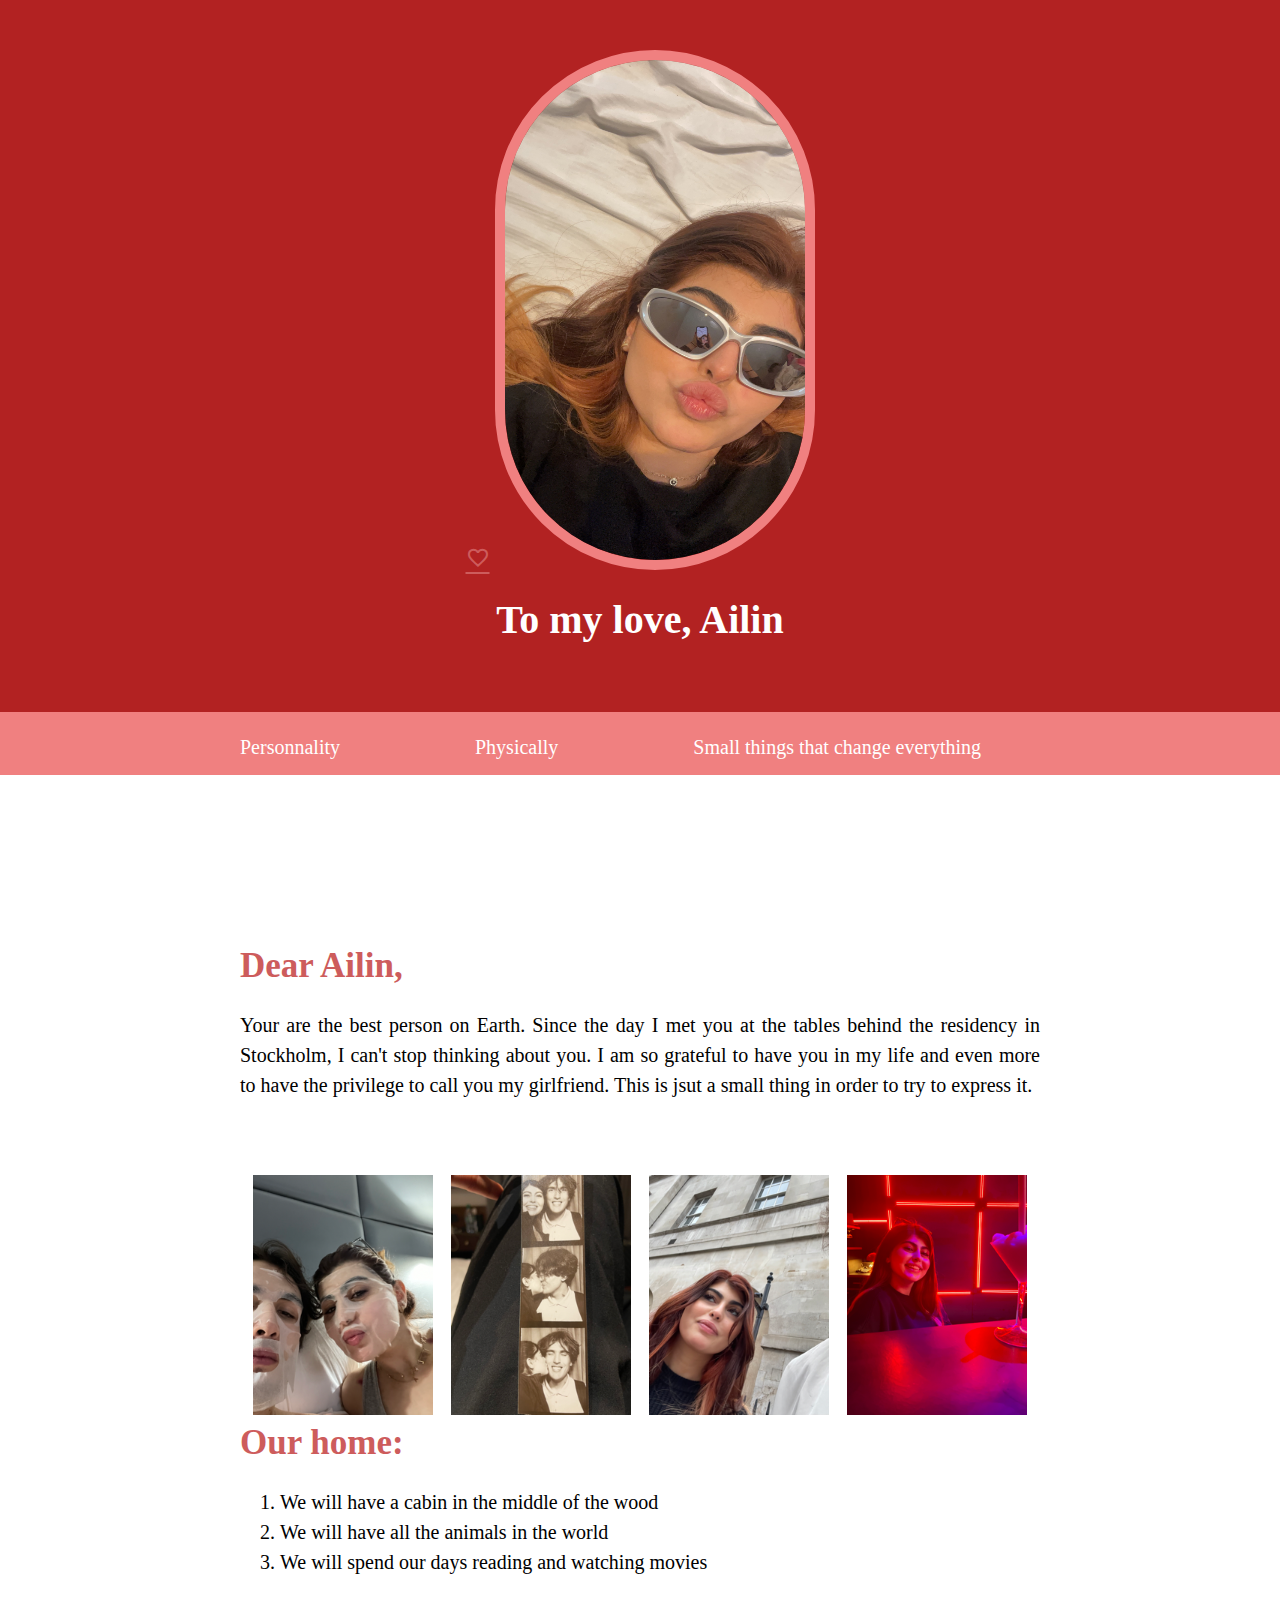
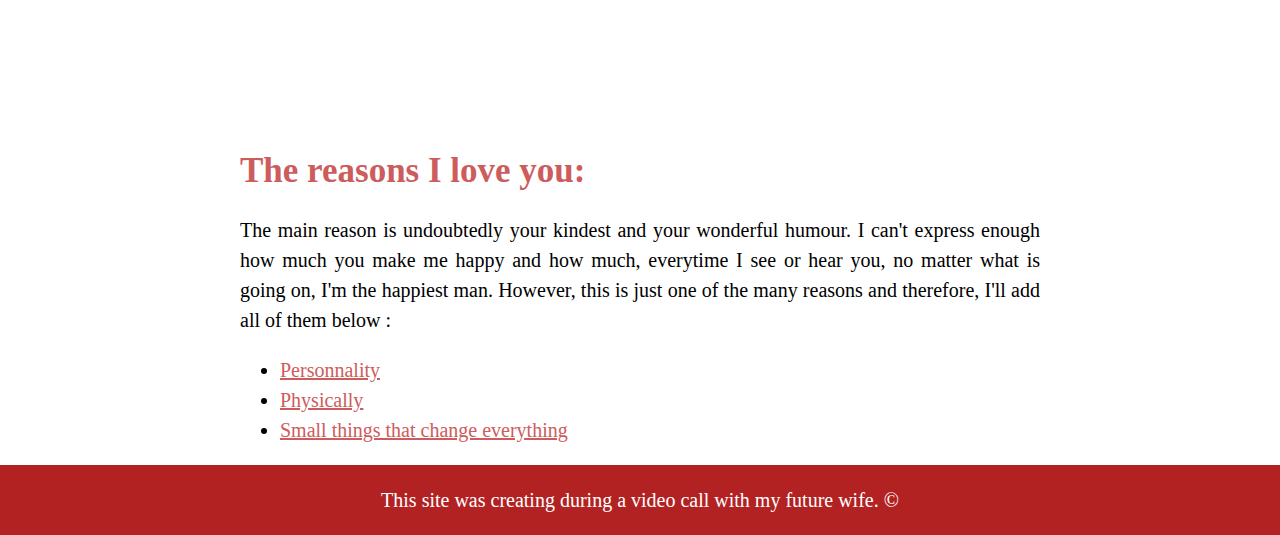
<file: index.html>
<!DOCTYPE html>
<html>
<head>
	<title> To my love, Ailin</title>
	<meta name="viewport" content="width=device-width, initial-scale=1">
	<link rel="icon" href="img/Ailin.JPG">
	<link rel="stylesheet" type="text/css" href="css/Ailin.css">
	<link rel="stylesheet" href="https://fonts.googleapis.com/css2?family=Material+Symbols+Outlined:opsz,wght,FILL,GRAD@48,400,0,0" />
	 
</head>
<body>
	<!--Header element-->
	<header>
		<span class="material-symbols-outlined">
<a href="mylove.html">favorite</a>
</span>
		<img src="img/Ailin.JPG">
		<h1>To my love, Ailin</h1>

	</header>

	<!-- main element -->
 <div class="header">
	 	<div class="attic-bar" style="width:100%;overflow:hidden;">
	 		<a class="attic-bar" href="personnality.html" title="personnality">Personnality</a>
	 		<a class="attic-bar" href="physically.html" title="Physically">Physically</a>
	 		<a class="attic-bar" href="sttce.html" title="Small things">Small things that change everything</a>
</div></div>
	<main>
		
		<!-- Her -->
		<h2>Dear Ailin,</h2>
		<p>Your are the best person on Earth. Since the day I met you at the tables behind the residency in Stockholm, I can't stop thinking about you. I am so grateful to have you in my life and even more to have the privilege to call you my girlfriend. This is jsut a small thing in order to try to express it.</p>

		<div class="gallery">
			  <a>
			    <img src="img/moi.png" alt="Us" width="600" height="400">
			  </a>

			</div>

			<div class="gallery">
			  <a>
			    <img src="img/kiss.png" alt="Forest" width="600" height="400">
			  </a>
			</div>

			<div class="gallery">
			  <a>
			    <img src="img/pp.png" alt="Northern Lights" width="600" height="400">
			  </a>
			</div>

			<div class="gallery">
			  <a>
			    <img src="img/hijingo.png" alt="Mountains" width="600" height="400">
			  </a>
		</div>

		<h2>Our home:</h2>
		<ol>
			<li>We will have a cabin in the middle of the wood</li>
			<li>We will have all the animals in the world</li>
			<li>We will spend our days reading and watching movies</li>
		</ol>
		
		<!-- The reaons -->
		<h2>The reasons I love you:</h2>
		<p>The main reason is undoubtedly your kindest and your wonderful humour. I can't express enough how much you make me happy and how much, everytime I see or hear you, no matter what is going on, I'm the happiest man. However, this is just one of the many reasons and therefore, I'll add all of them below :</p>
		<ul>
			<li><a href="personnality.html">Personnality</a></li>
			<li><a href="physically.html">Physically</a></li>
			<li><a href="sttce.html">Small things that change everything</a></li>
		</ul>
	</main>


<!-- Footer element -->
<footer>
	<p>This site was creating during a video call with my future wife.
	&copy;</p>
</footer>

</body>
</html>
</file>
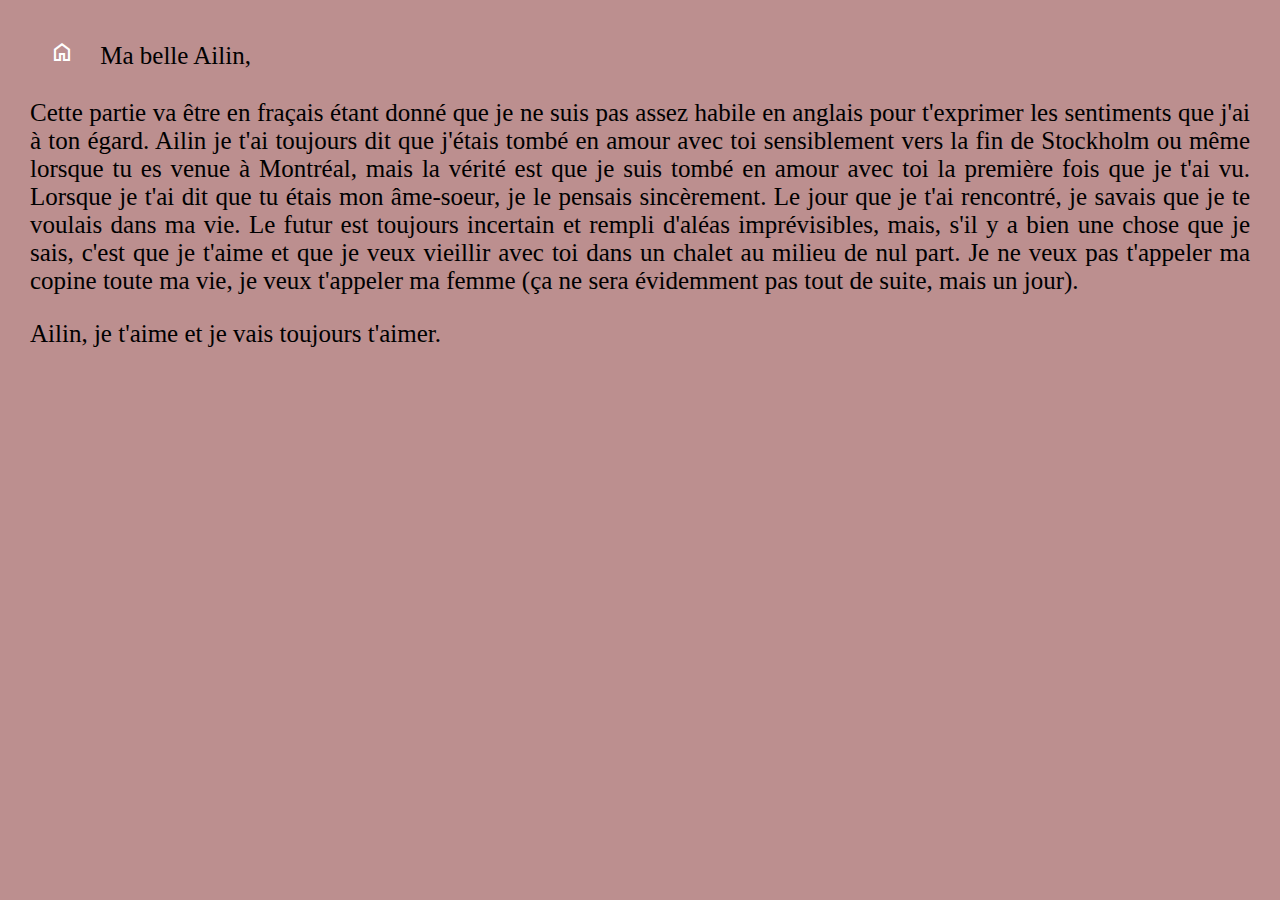
<file: mylove.html>
<!DOCTYPE html>
<html>
<head>
	<title>Je t'aime</title>
	<link rel="stylesheet" type="text/css" href="css/mylove.css">
	<link rel="stylesheet" href="https://fonts.googleapis.com/css2?family=Material+Symbols+Outlined:opsz,wght,FILL,GRAD@48,400,0,0" />

</head>
<body>
<header>
		<span class="material-symbols-outlined"><a href="index.html">home</a>
</span>
		Ma belle Ailin,
</header>
<main>
	<p>
		Cette partie va être en fraçais étant donné que je ne suis pas assez habile en anglais pour t'exprimer les sentiments que j'ai à ton égard. Ailin je t'ai toujours dit que j'étais tombé en amour avec toi sensiblement vers la fin de Stockholm ou même lorsque tu es venue à Montréal, mais la vérité est que je suis tombé en amour avec toi la première fois que je t'ai vu. Lorsque je t'ai dit que tu étais mon âme-soeur, je le pensais sincèrement. Le jour que je t'ai rencontré, je savais que je te voulais dans ma vie. Le futur est toujours incertain et rempli d'aléas imprévisibles, mais, s'il y a bien une chose que je sais, c'est que je t'aime et que je veux vieillir avec toi dans un chalet au milieu de nul part. Je ne veux pas t'appeler ma copine toute ma vie, je veux t'appeler ma femme (ça ne sera évidemment pas tout de suite, mais un jour).
	</p>

	<p>
		Ailin, je t'aime et je vais toujours t'aimer.
	</p>

</main>
</body>
</html>
</file>
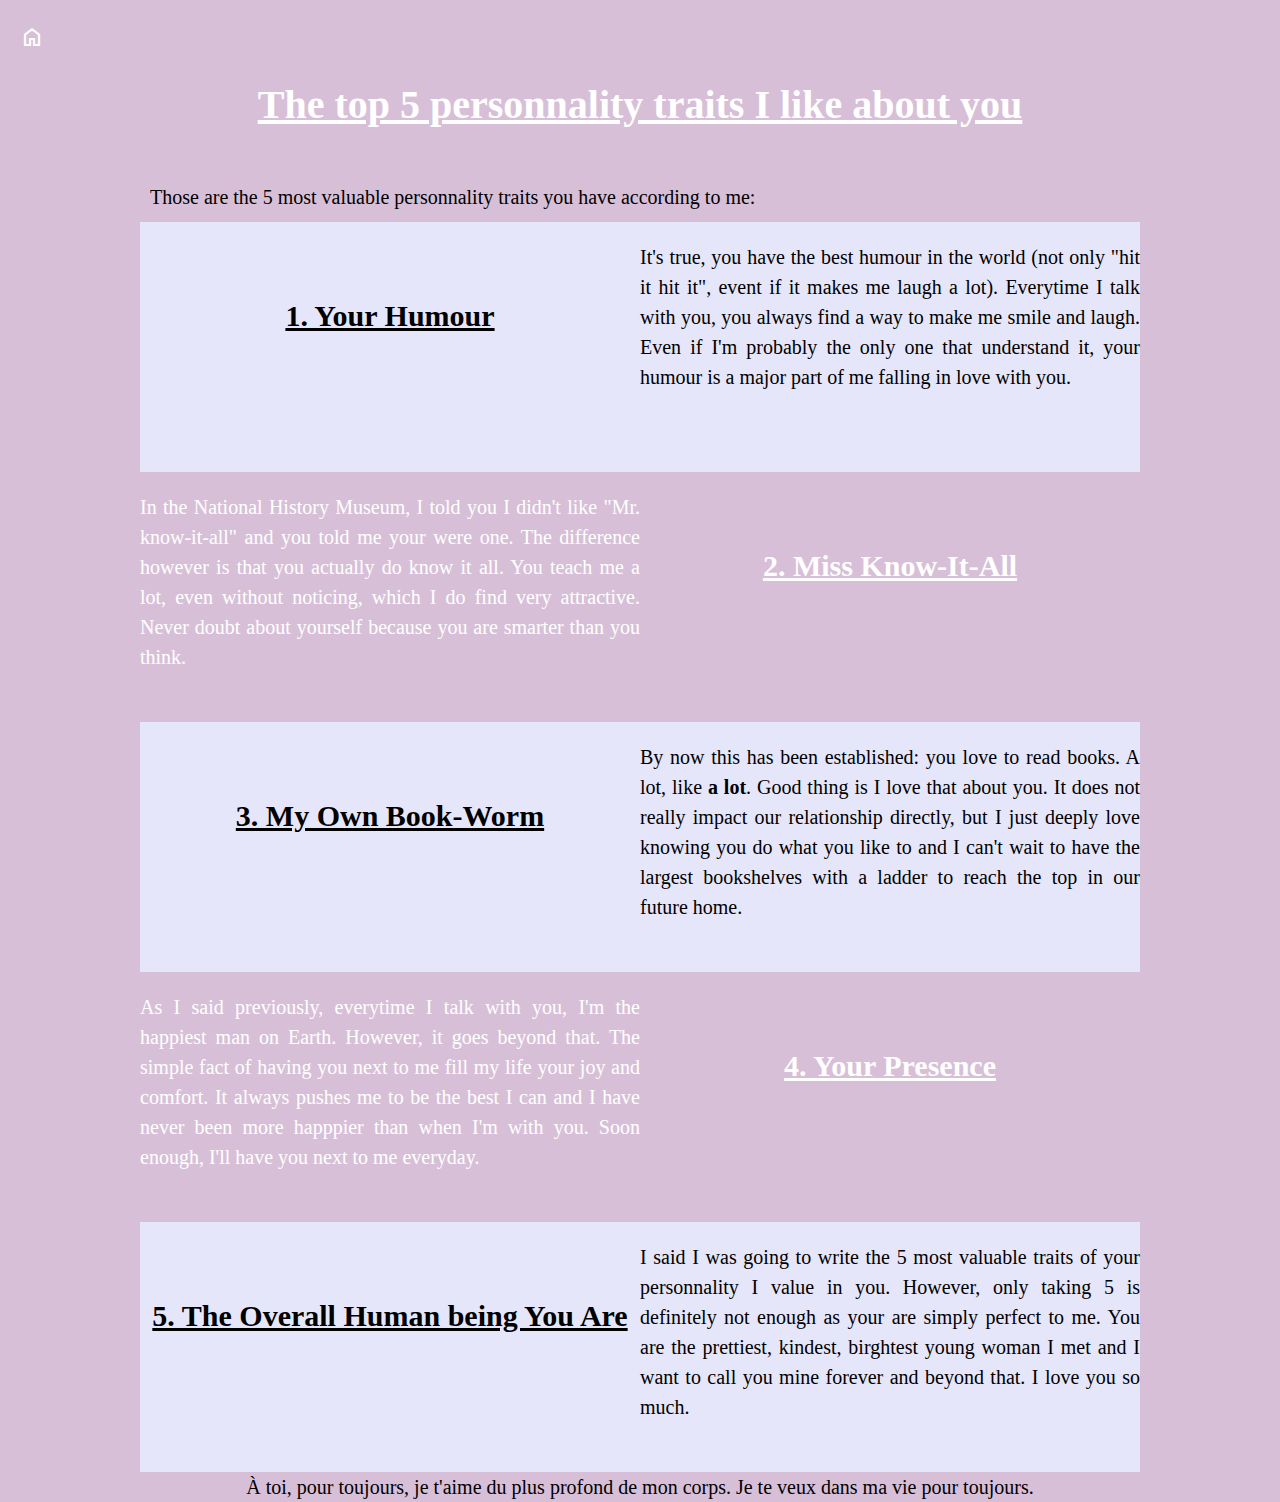
<file: personnality.html>
<!DOCTYPE html>
<html>
<head>
	<title>The humans' kindest heart</title>
	<link rel="stylesheet" type="text/css" href="css/personnality.css">
	<link rel="stylesheet" href="https://fonts.googleapis.com/css2?family=Material+Symbols+Outlined:opsz,wght,FILL,GRAD@48,400,0,0" />
<style>
	{
		box-sizing: border-box;
	}
	.child{
		border: 1px white;
		float: left;
		width: 50%;
	}
	.parent{
		border: 1px white;
		float: right;
		width: 50%;
	}
</style>
</head>
<body>
<!-- Introduction -->

<header>
<p>
	<span class="material-symbols-outlined"><a href="index.html">home</a>
</span>
</p>
	<h1>The top 5 personnality traits I like about you</h1>
</header>

<main>
	<p class="caption">Those are the 5 most valuable personnality traits you have according to me:</p>

<section>
	<section class="child">
	<h4>1. Your Humour</h4>
</section>
<section class="child">
	<p>It's true, you have the best humour in the world (not only "hit it hit it", event if it makes me laugh a lot). Everytime I talk with you, you always find a way to make me smile and laugh. Even if I'm probably the only one that understand it, your humour is a major part of me falling in love with you. </p>
</section>
</section>

<section>
	<section class="parent">
		<h4>2. Miss Know-It-All</h4>
	</section>
	<section class="parent">
		<p>In the National History Museum, I told you I didn't like "Mr. know-it-all" and you told me your were one. The difference however is that you actually do know it all. You teach me a lot, even without noticing, which I do find very attractive. Never doubt about yourself because you are smarter than you think. </p>
	</section>
</section>

<section>
	<section class="child">
	<h4>3. My Own Book-Worm</h4>
	</section>
	<section class="child">
		<p>By now this has been established: you love to read books. A lot, like <b>a lot</b>. Good thing is I love that about you. It does not really impact our relationship directly, but I just deeply love knowing you do what you like to and I can't wait to have the largest bookshelves with a ladder to reach the top in our future home. </p>
</section>
</section>

<section>
	<section class="parent">
		<h4>4. Your Presence </h4>
	</section>
	<section class="parent">
		<p>As I said previously, everytime I talk with you, I'm the happiest man on Earth. However, it goes beyond that. The simple fact of having you next to me fill my life your joy and comfort. It always pushes me to be the best I can and I have never been more happpier than when I'm with you. Soon enough, I'll have you next to me everyday.</p>
	</section>
</section>

<section>
	<section class="child">
	<h4>5. The Overall Human being You Are</h4>
	</section>
<section class="child">
	<p>I said I was going to write the 5 most valuable traits of your personnality I value in you. However, only taking 5 is definitely not enough as your are simply perfect to me. You are the prettiest, kindest, birghtest young woman I met and I want to call you mine forever and beyond that. I love you so much.</p>
</section>
</section>
</main>

<footer>
	<p>À toi, pour toujours, je t'aime du plus profond de mon corps. Je te veux dans ma vie pour toujours.</p>
</footer>

</body>
</html>
</file>
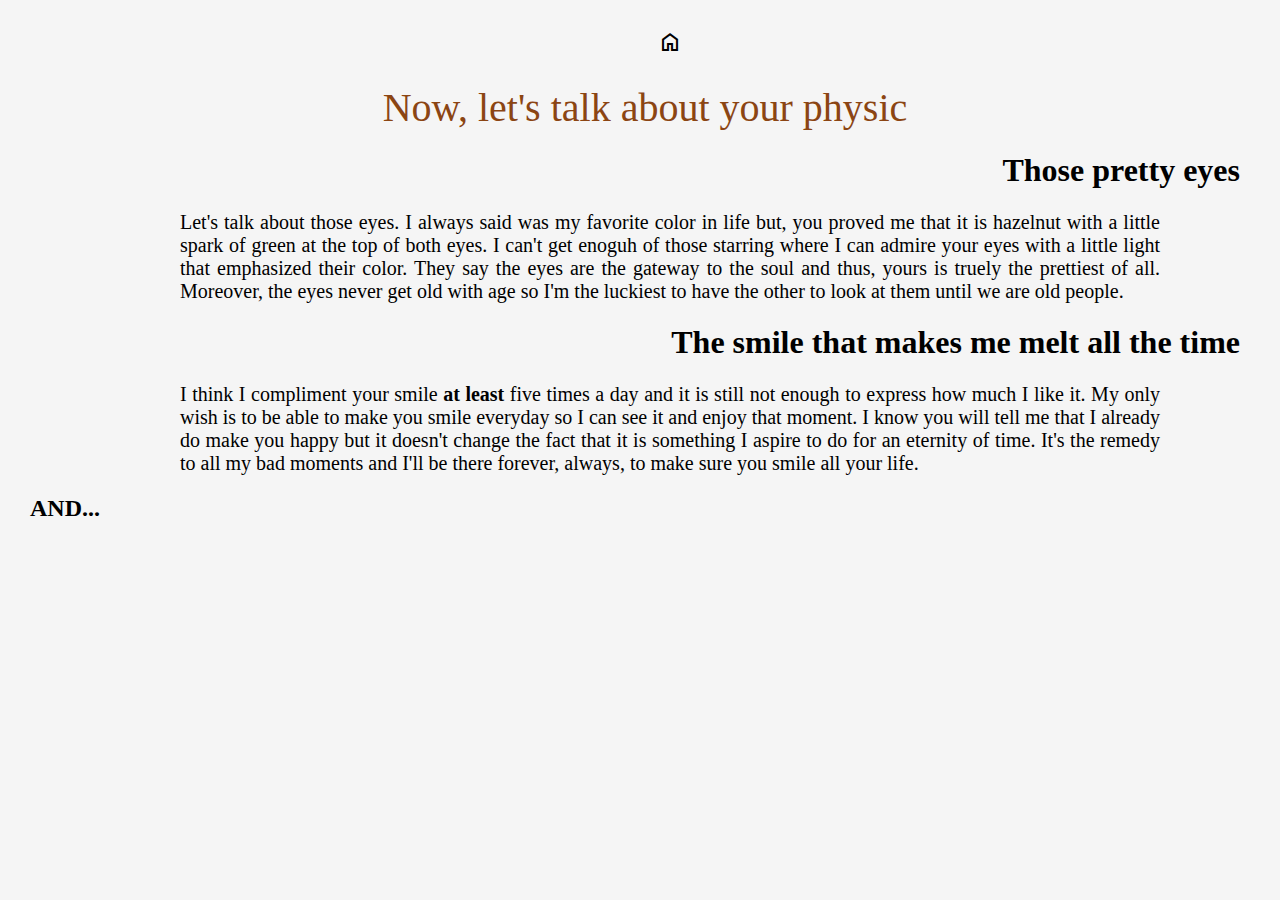
<file: physically.html>
<!DOCTYPE html>
<html>
<head>
	<link rel="stylesheet" type="text/css" href="css/physically.css">
	<link rel="stylesheet" href="https://fonts.googleapis.com/css2?family=Material+Symbols+Outlined:opsz,wght,FILL,GRAD@48,400,0,0" />
	<title>Ouh la la </title>
</head>
<body>
<header>
	<p>
	<span class="material-symbols-outlined"><a href="index.html">home</a>
</span>
</p>
	Now, let's talk about your <a class="wow">physic</a>
</header>

<main>
	<h1>Those pretty eyes</h1>

	<p>
		Let's talk about those eyes. I always said was my favorite color in life but, you proved me that it is hazelnut with a little spark of green at the top of both eyes. I can't get enoguh of those starring where I can admire your eyes with a little light that emphasized their color. They say the eyes are the gateway to the soul and thus, yours is truely the prettiest of all. Moreover, the eyes never get old with age so I'm the luckiest to have the other to look at them until we are old people. 
	</p>

	<h1>
		The smile that makes me melt all the time
	</h1>

	<p>
		I think I compliment your smile <b>at least</b> five times a day and it is still not enough to express how much I like it. My only wish is to be able to make you smile everyday so I can see it and enjoy that moment. I know you will tell me that I already do make you happy but it doesn't change the fact that it is something I aspire to do for an eternity of time. It's the remedy to all my bad moments and I'll be there forever, always, to make sure you smile all your life.
	</p>

<h2><a class="test">AND...</a></h2>
<a class="bougie">You are physically very attractive. I sincerely want you all the time and I have never been that much sexually attractive to someone.</a>

</main>
</body>
</html>
</file>
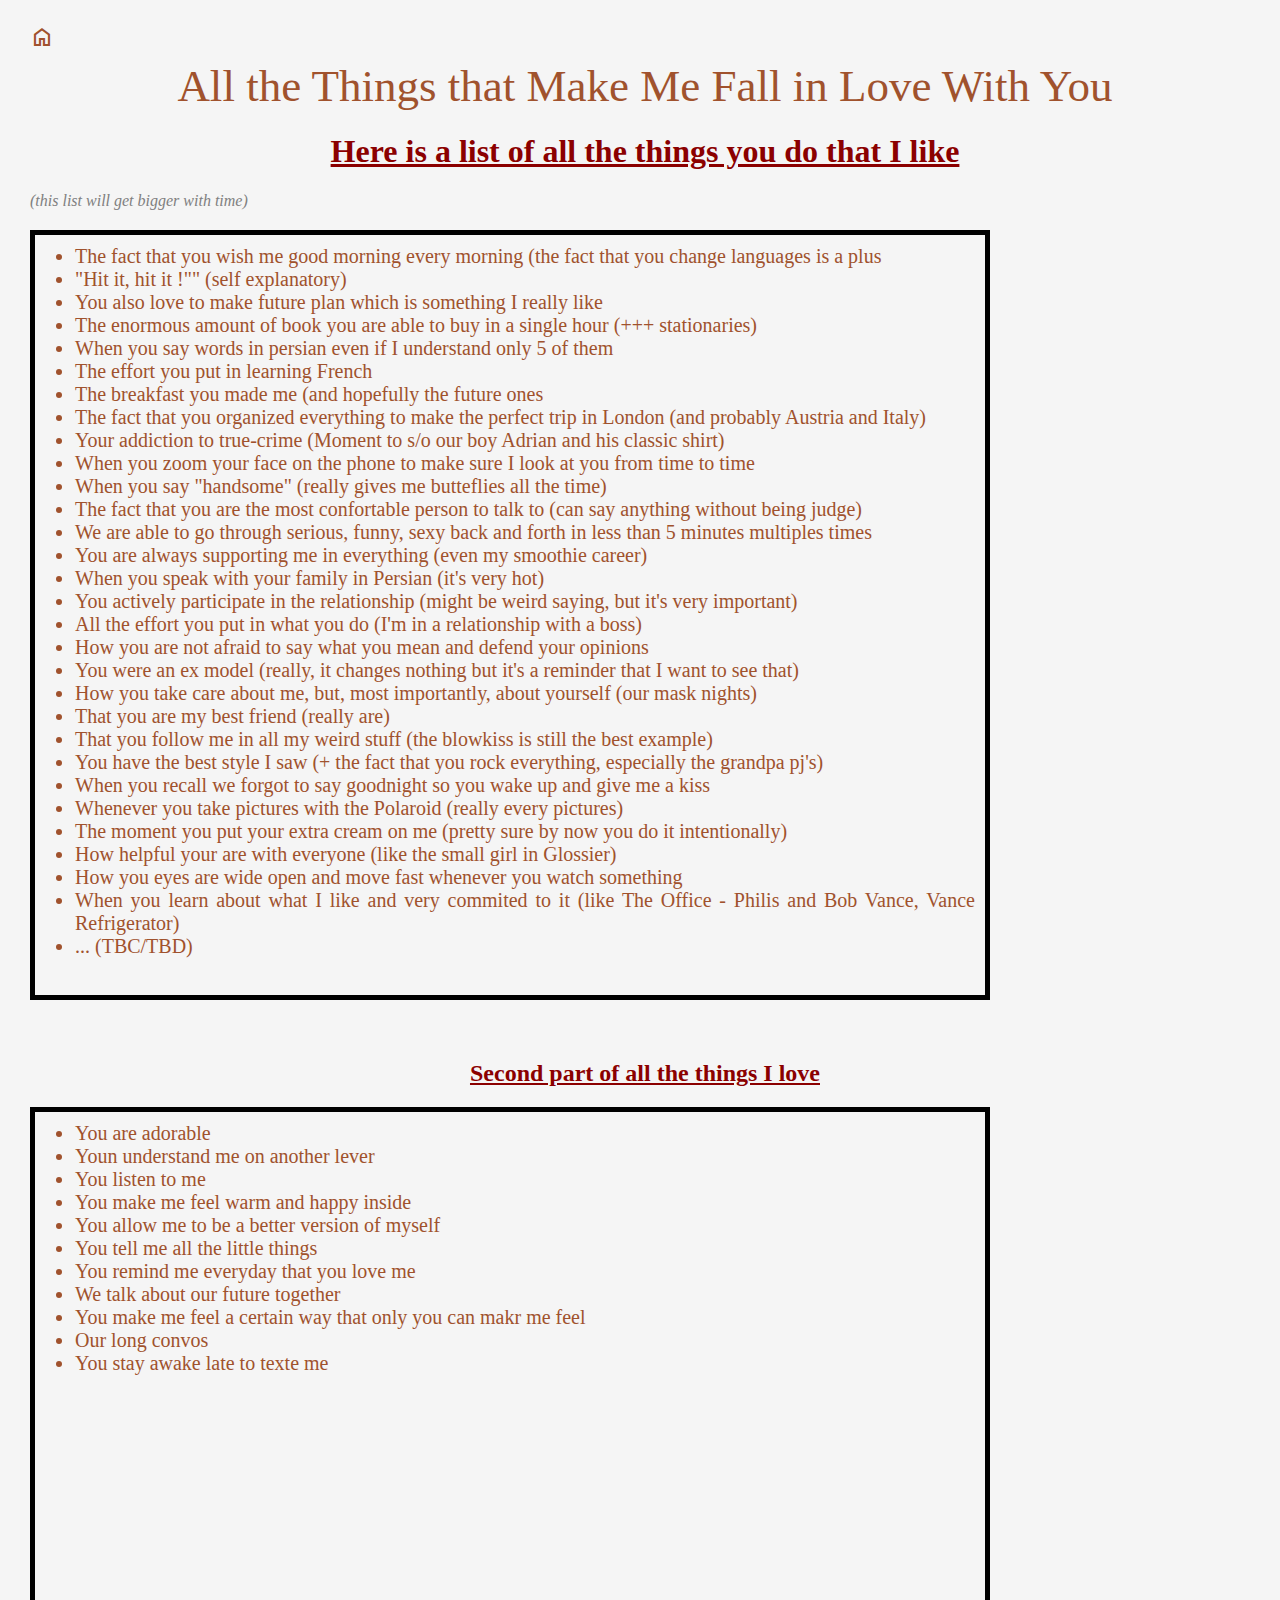
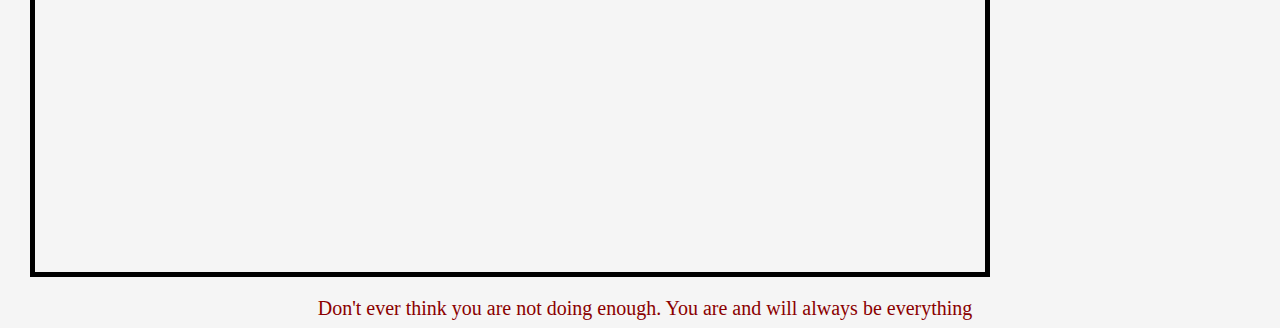
<file: sttce.html>
<!DOCTYPE html>
<html>
<head>
		<link rel="stylesheet" type="text/css" href="css/sttce.css">
	<link rel="stylesheet" href="https://fonts.googleapis.com/css2?family=Material+Symbols+Outlined:opsz,wght,FILL,GRAD@48,400,0,0" />
	<title></title>
</head>
<body>
	<header>
		<span class="material-symbols-outlined"><a href="index.html">home</a>
</span>
	<br>All the Things that Make Me Fall in Love With You
	</header>

<main>
	<h1> Here is a list of all the things you do that I like</h1>
	<p><i>(this list will get bigger with time)</i></p>
	<ul>
		<li> The fact that you wish me good morning every morning (the fact that you change languages is a plus</li>
		<li>"Hit it, hit it !"" (self explanatory)</li>
		<li>You also love to make future plan which is something I really like</li>
		<li>The enormous amount of book you are able to buy in a single hour (+++ stationaries)</li>
		<li>When you say words in persian even if I understand only 5 of them</li>
		<li>The effort you put in learning French</li>
		<li>The breakfast you made me (and hopefully the future ones</li>
		<li>The fact that you organized everything to make the perfect trip in London (and probably Austria and Italy)</li>
		<li>Your addiction to true-crime (Moment to s/o our boy Adrian and his classic shirt)</li>
		<li>When you zoom your face on the phone to make sure I look at you from time to time</li>
		<li>When you say "handsome" (really gives me butteflies all the time)</li>
		<li>The fact that you are the most confortable person to talk to (can say anything without being judge)</li>
		<li>We are able to go through serious, funny, sexy back and forth in less than 5 minutes multiples times</li>
		<li>You are always supporting me in everything (even my smoothie career)</li>
		<li>When you speak with your family in Persian (it's very hot)</li>
		<li>You actively participate in the relationship (might be weird saying, but it's very important)</li>
		<li>All the effort you put in what you do (I'm in a relationship with a boss)</li>
		<li>How you are not afraid to say what you mean and defend your opinions</li>
		<li>You were an ex model (really, it changes nothing but it's a reminder that I want to see that)</li>
		<li>How you take care about me, but, most importantly, about yourself (our mask nights)</li>
		<li>That you are my best friend (really are)</li>
		<li>That you follow me in all my weird stuff (the blowkiss is still the best example)</li>
		<li>You have the best style I saw (+ the fact that you rock everything, especially the grandpa pj's)</li>
		<li>When you recall we forgot to say goodnight so you wake up and give me a kiss</li>
		<li>Whenever you take pictures with the Polaroid (really every pictures)</li>
		<li>The moment you put your extra cream on me (pretty sure by now you do it intentionally)</li>
		<li>How helpful your are with everyone (like the small girl in Glossier)</li>
		<li>How you eyes are wide open and move fast whenever you watch something</li>
		<li>When you learn about what I like and very commited to it (like The Office - Philis and Bob Vance, Vance Refrigerator)</li>
		<li>... (TBC/TBD)</li>
	</ul>
</main>

<h2>Second part of all the things I love</h2>
<main>
	<ul>
		<li> You are adorable</li>
		<li>Youn understand me on another lever</li>
		<li>You listen to me</li>
		<li>You make me feel warm and happy inside</li>
		<li>You allow me to be a better version of myself</li>
		<li>You tell me all the little things</li>
		<li>You remind me everyday that you love me</li>
		<li>We talk about our future together</li>
		<li>You make me feel a certain way that only you can makr me feel</li>
		<li>Our long convos</li>
		<li>You stay awake late to texte me</li>
	</ul>
</main>

<footer>Don't ever think you are not doing enough. You are and will always be everything</footer>

</body>
</html>
</file>
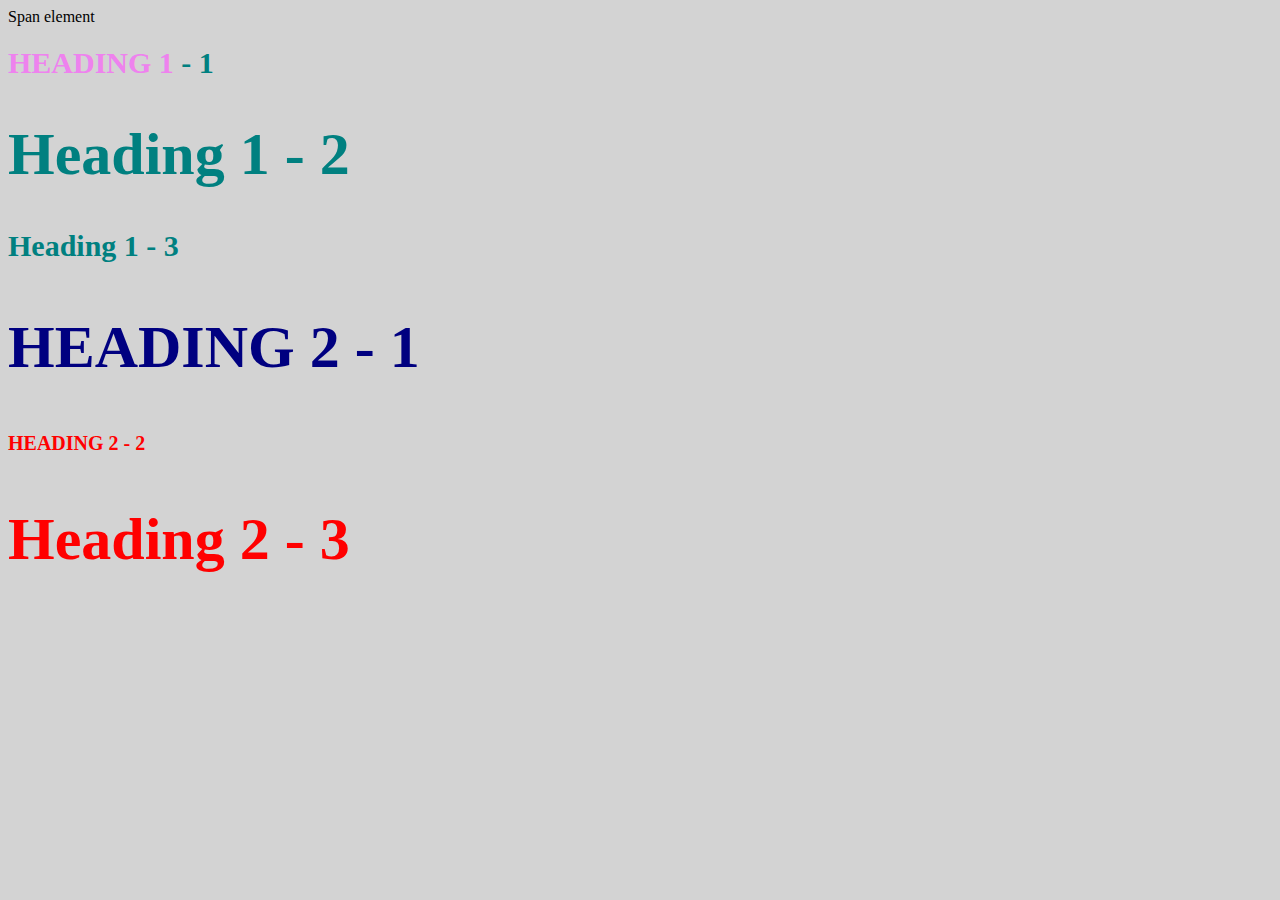
<file: style-test.html>
<!DOCTYPE html>
<html>
<head>
	<title>Style test</title>
<link rel="stylesheet" type="text/css" href="css/test.css">
</head>
<body>
<span>Span element</span>
	<h1 class="uppercase"><span>Heading 1</span> - 1</h1>
	<h1 class="big">Heading 1 - 2</h1>
	<h1>Heading 1 - 3</h1>
	<h2 class="big uppercase">Heading 2 - 1</h2>
	<h2 class="uppercase">Heading 2 - 2</h2>
	<h2 class="big">Heading 2 - 3</h2>

</body>
</html>
</file>
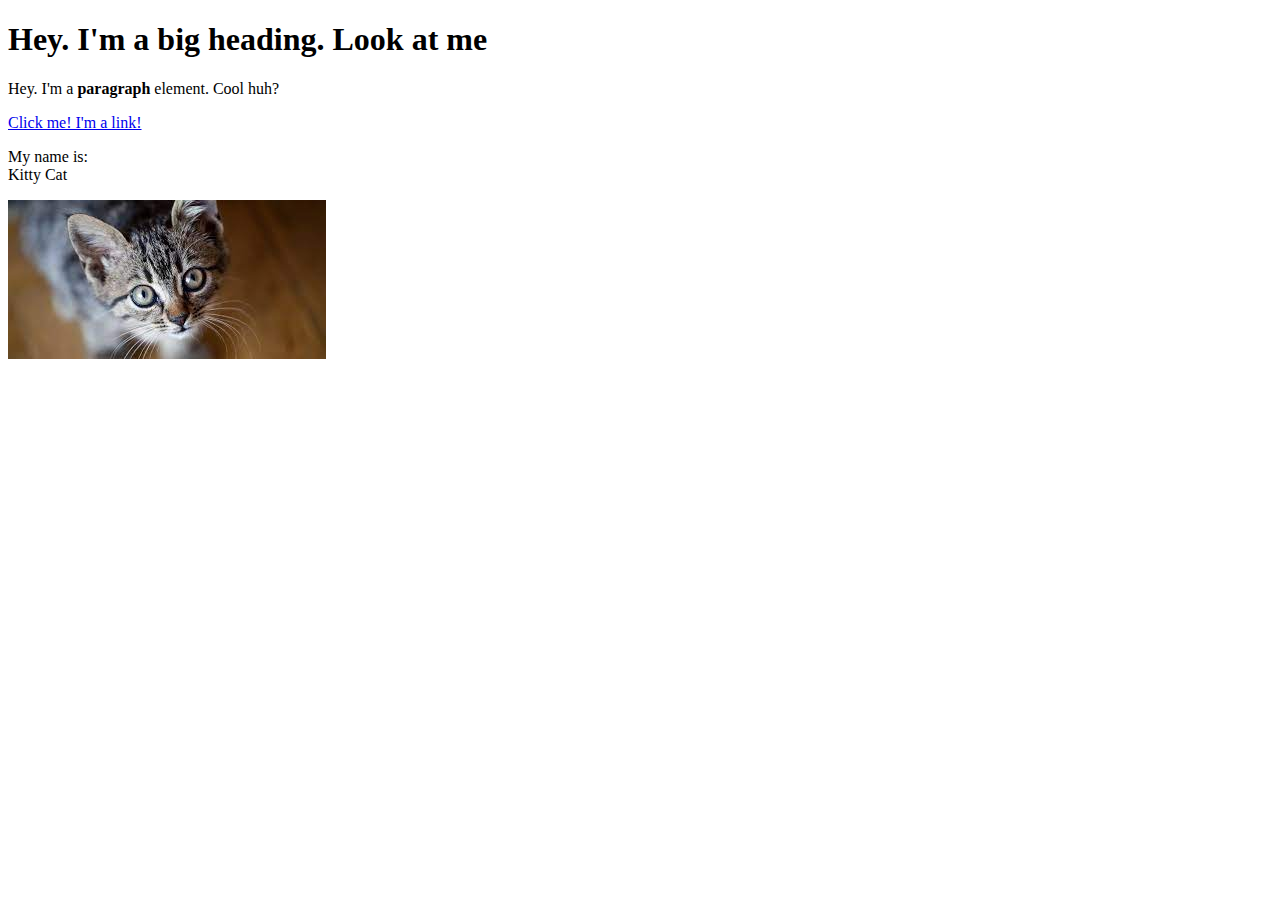
<file: test.html>
<!DOCTYPE html>
<html>
<head>
	<title>Test page</title>
</head>
<body>
	<h1>Hey. I'm a big heading. Look at me</h1>
	<p>Hey. I'm a <b>paragraph</b> element. Cool huh?</p>
	<a href="https://google.com" target="_blank" title="Let's go to Google">Click me! I'm a link!</a>
	<p>My name is:<br>
	Kitty Cat</p>
	<img src="img/cat.jpeg">
</body>
</html>
</file>
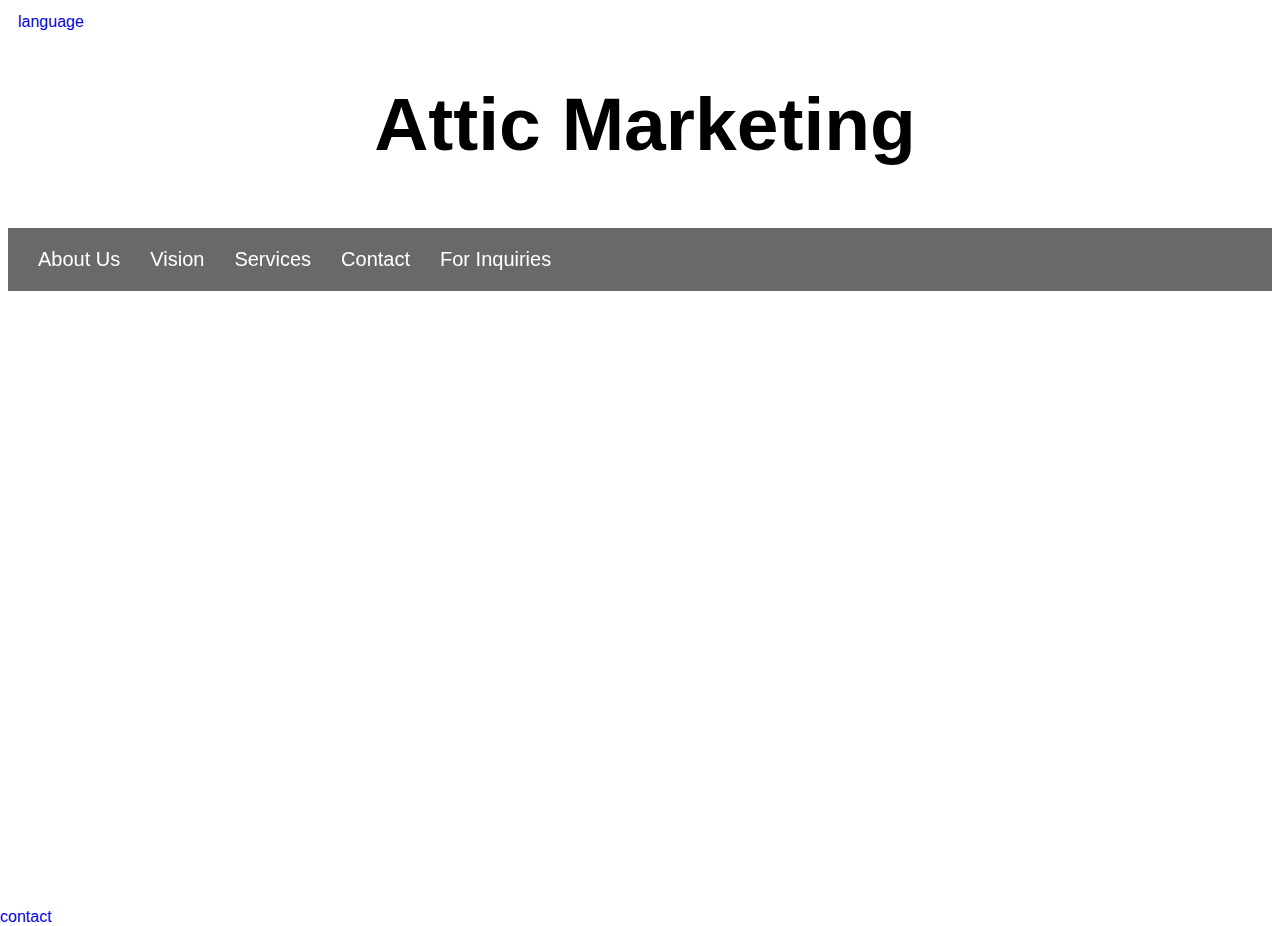
<file: img/Attic Marketing.html>
<!DOCTYPE html>
<!-- saved from url=(0051)file:///Users/thomasgrenier/Desktop/Attic/home.html -->
<html lang="en-US"><head><meta http-equiv="Content-Type" content="text/html; charset=UTF-8">
	
	<meta name="viewport" content="width=device-width, initial-scale=1">
	<link rel="stylesheet" type="text/css" href="./Attic Marketing_files/home.css">
	<link rel="stylesheet" href="./Attic Marketing_files/css2">
	<title>Attic Marketing</title>
	
</head>
<body>
<header>
	<span class="material-symbols-outlined">
	<a href="file:///Users/thomasgrenier/Desktop/Attic/home.html" title="language">language</a>
	</span>
	<h1>Attic Marketing</h1>
</header>

	 <div style="overflow:auto;">
	 	<div class="attic-bar" style="width:100%;overflow:hidden;">
	 		<a class="attic-bar" href="file:///Users/thomasgrenier/Desktop/Attic/home.html" title="About Us">About Us</a>
	 		<a class="attic-bar" href="file:///Users/thomasgrenier/Desktop/Attic/home.html" title="Vision">Vision</a>
	 		<a class="attic-bar" href="file:///Users/thomasgrenier/Desktop/Attic/service.html" title="Services">Services</a>
	 		<a class="attic-bar" href="file:///Users/thomasgrenier/Desktop/Attic/contact.html" title="Contact">Contact</a>
	 		<a class="attic-bar" href="file:///Users/thomasgrenier/Desktop/Attic/home.html" title="For Inquiries">For Inquiries</a>
	 	</div>
	 </div>

<div>

</div>

</body></html>
</file>
<file: css/Ailin.css>
body{
margin: 0;
font-size: 20px;
line-height: 30px;
text-align: justify ;
}

div.header{
	position: -webkit-sticky;
	position: sticky;
	top: 0;
	padding-bottom: 60px;
}

.attic-bar{
	float: left;
	width: auto;
	overflow: hidden;
	height: 44px;
	background-color: lightcoral;
	color: white;
	text-align: center;
	font-size: 20px;
	padding: 10px 15px 9px 120px !important;
}

.attic-bar a:link{
	color: white;
	text-decoration: none;
}

.attic-bar a:visited{
	color: white;
	text-decoration: none;
}

.attic-bar a:hover{
	color: firebrick;
	background-color: lightsalmon;
	text-decoration: none;
}

.attic-bar a:active{
	color: white;
	text-decoration: none;
}

header{
	background-color: FireBrick;
	text-align: center;
	padding-top: 50px;
	padding-bottom: 50px;
}

span{
	color: white;
}


header h1{
	color: white;
}

header img{
	border-radius: 170px;
	width: 300px;
	height: 500px;
	border: 10px solid LightCoral;
}

main{
	max-width: 800px;
	margin: 0 auto;
	padding: 0 20px;
}

main img{
	max-width: 100%;
	padding-top: 50px;
}

h2{
	padding-top: 150px;
	font-size: 35px;
	color: IndianRed;

}

a{
	color: IndianRed;
}
a:hover{
	color: SaddleBrown;
}

footer{
	background-color: FireBrick;
	color: white;
	padding: 20px;
	text-align: center;
}

footer p{
	margin: 0px;
}

p.caption{
	color: lightgrey;
	font-style: italic;
}

div.gallery {
  margin: 5px;
  float: left;
  width: 180px;
  padding-left: 8px;
}


div.gallery img {
  width: 100%;
  height: auto;
}

div.desc {
  padding: 15px;
  text-align: center;
}
</file>
<file: css/mylove.css>
body{
	text-align: justify;
	font-size: 25px;
margin: 15px;
padding: 15px;
background-color: 	RosyBrown;
}

header a:link {
  color: white;
  padding: 10px 20px;
  text-align: center;
  text-decoration: none;
  display: inline-block;
}

header a:link, a:visited {
  color: white;
  padding: 10px 20px;
  text-align: center;
  text-decoration: none;
  display: inline-block;
}

header a:hover, a:active {
  color:  Maroon;
text-decoration: underline;
}
</file>
<file: css/personnality.css>
body{
margin: 0;
font-size: 20px;
line-height: 30px;
text-align: justify ;
background-color: thistle;

}

header{
  background-color: Thistle;
  color: white;
  text-decoration:underline ;
  text-align: center;
  padding-top: 10px;
  padding-bottom: 25px;
}

.caption {

  background-color: thistle;
  margin: auto;
  padding-top: 10px;
  padding-bottom: 10px;
  padding-left: 10px;
}

main{
  max-width: 1000px;
  margin: auto;


}

header p{
  text-align: left;
  font-size: 5px;

}


header a:link {
  color: white;
  padding: 10px 20px;
  text-align: center;
  text-decoration: none;
  display: inline-block;
}

header a:link, a:visited {
  color: white;
  padding: 10px 20px;
  text-align: center;
  text-decoration: none;
  display: inline-block;
}

header a:hover, a:active {
  color:  Maroon;
text-decoration: underline;
}

h4{
  text-align: center;
  padding-top: 40px;
  font-size: 30px;
  text-decoration: underline;
}

h4 .child{
  color: black;
}

h4 .parent{
  color: white;
}

.child{
  background-color: Lavender;
  color: black;
  margin: auto;
  height: 250px;
  max-width: 500px;
}

.parent{
  background-color: Thistle;
  color: white;
  margin: auto;
  height: 250px;
  max-width: 500px;
}

footer{
  background-color: Thistle;
  text-align: center;
  margin: auto;
  max-width: 1000px;
  height: 500px;
  padding-top: 50px;
}
</file>
<file: css/physically.css>
Body{
	background-color: WhiteSmoke;
	margin-left: 30px;
	margin-right: 20px;
	text-align: justify;
}

p{
	font-size: 20px;
	padding-right: 100px;
	padding-left: 150px;
}

header a:link {
  color: white;
  padding: 10px 20px;
  text-align: left;
  text-decoration: none;
  display: inline-block;
}

header a:link, a:visited {
  color: black;
  padding: 10px 20px;
  text-align: left;
  text-decoration: none;
  display: inline-block;
}

header a:hover, a:active {
  color:  Maroon;
text-decoration: underline;
}

.wow:hover{
color: darkred;
font-size: 100px;
text-decoration: underline;
}

header{
	text-align: center;
	font-size: 40px;
	margin-top: 20px;
	color: SaddleBrown;
}

h1{
	text-align: right;
	margin-right: 20px;
}

.bougie{
	display: none;

}

h2:hover + .bougie{
color: darkred;
font-size: 50px;
text-align: center;
display: block;
}
</file>
<file: css/sttce.css>
Body{
	background-color: WhiteSmoke;
	margin-left: 30px;
	margin-right: 20px;
	text-align: justify;
}

header a:link {
	padding-right: 1500px;
  color: sienna;
  text-decoration: none;
  display: inline-block;
}

header a:link, a:visited {
	padding-right: 1500px;
  color: sienna;
  text-decoration: none;
  display: inline-block;
}

header a:hover, a:active {
	padding-right: 1500px;
  color:  Maroon;
text-decoration: underline;
}

header{
	text-align: center;
	font-size: 45px;
	color: sienna;
}

p{
	color: grey;

}

ul{
	font-size: 20px;
	color: Sienna;
	padding-top: 10px;
	width: 900px;
	height: 750px;
	border: 5px solid black;
	margin-right: 10px;
	padding-right: 10px;
}

h1{
	text-align: center;
	text-decoration: underline;
	color: darkred;
}

h2{
	padding-top: 40px;
	text-align: center;
	text-decoration: underline;
	color: darkred;
}

footer{
color: darkred;
text-align: center;
font-size: 20px;
}
</file>
<file: css/test.css>
body{
	background-color: lightgrey;
}
h1{
font-size: 30px;
color: teal;
}

h2{
font-size: 20px;
color: red;
}

.big{
font-size: 60px;
}

.uppercase{
text-transform: uppercase;
}

.big.uppercase{
color: navy;
}

h1 span{
color: violet;
}
</file>
<file: img/Attic Marketing_files/home.css>
body{
	font-family: Verdana, sans-serif;
}

header{
	padding-bottom: 10px;
	padding-left: 10px;
	padding-top: 5px;
}

.material-symbols-outlined{
	position: right;
}

h1{
	text-align: center;
	font-size:75px ;
}

.attic-bar{
	float: left;
	width: auto;
	overflow: hidden;
	height: 44px;
	background-color: dimgray;
	color: white;
	text-align: center;
	font-size: 20px;
	padding: 10px 15px 9px 15px !important;
	text-decoration: none;
	position: sticky;
	top: 0;
}

a:link{
	background-color: transparent;
	text-decoration: none;
}

a:hover{
	background-color:Tan ;
	transition: all 0.3s ease;
}

a:after{
	position: absolute;
	width: 0;
	height: 10px;
	border-radius: 2px;
	bottom: -18px;
	left: 0;
	transition: all 0.3s ease;
	background-color: white;
	content: "contact";
}
</file>
